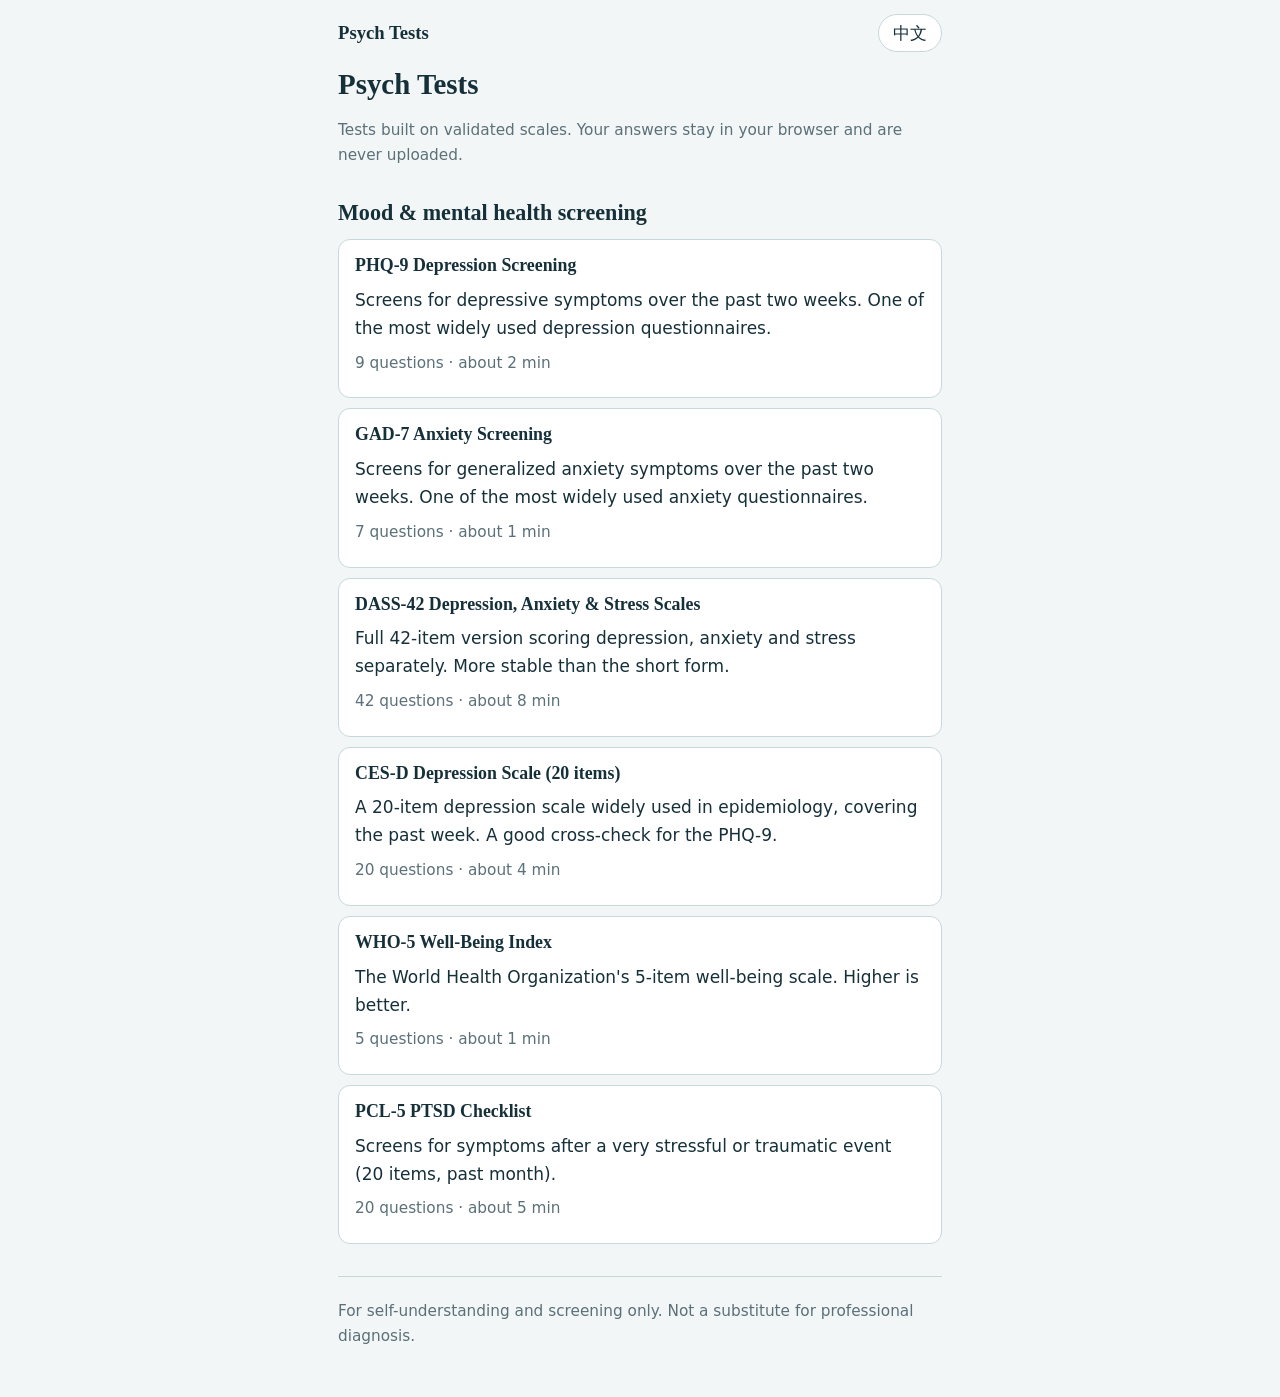
<file: index.html>
<!doctype html>
<html lang="zh-CN">
<head>
<meta charset="utf-8">
<meta name="viewport" content="width=device-width, initial-scale=1">
<title>心理测试 Psych Tests</title>
<link rel="stylesheet" href="style.css">
</head>
<body data-page="index">
<div id="app"></div>
<noscript>请开启 JavaScript / Please enable JavaScript.</noscript>
<script src="i18n.js"></script>
<script src="engine.js"></script>
<script src="manifest.js"></script>
<script src="hotlines.js"></script>
<script src="app.js"></script>
</body>
</html>
</file>
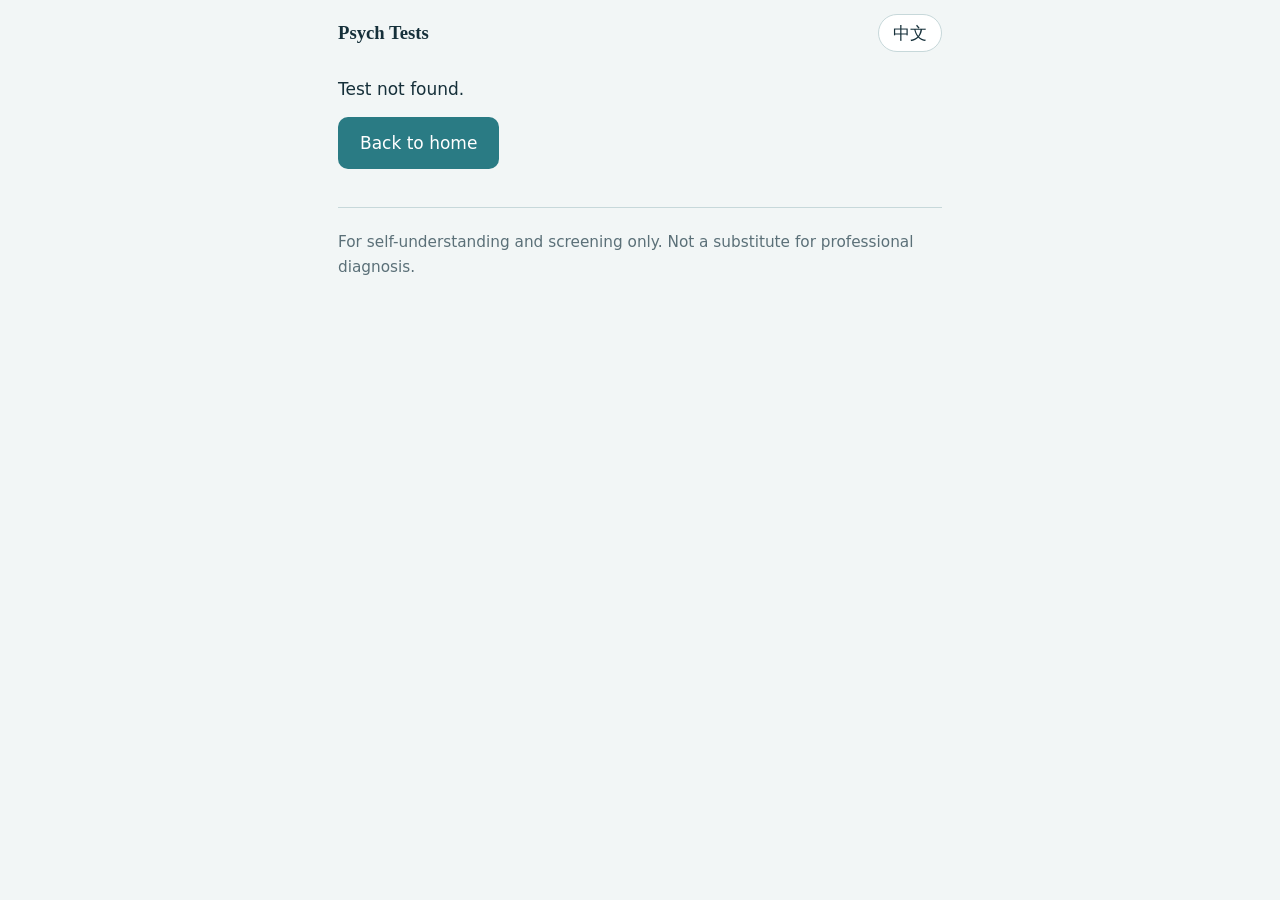
<file: result.html>
<!doctype html>
<html lang="zh-CN">
<head>
<meta charset="utf-8">
<meta name="viewport" content="width=device-width, initial-scale=1">
<title>结果 Result</title>
<link rel="stylesheet" href="style.css">
</head>
<body data-page="result">
<div id="app"></div>
<noscript>请开启 JavaScript / Please enable JavaScript.</noscript>
<script src="i18n.js"></script>
<script src="engine.js"></script>
<script src="manifest.js"></script>
<script src="hotlines.js"></script>
<script src="app.js"></script>
</body>
</html>
</file>
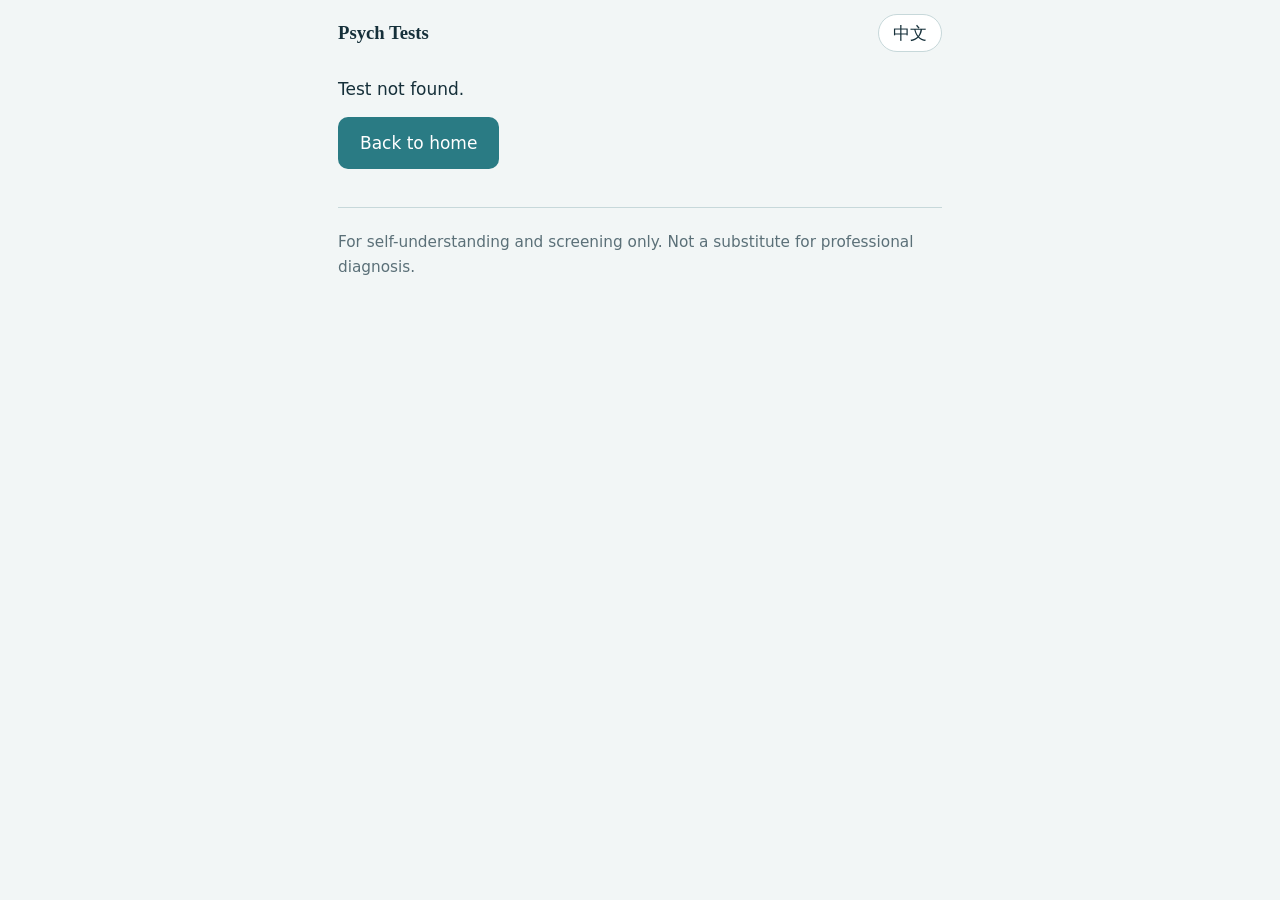
<file: test.html>
<!doctype html>
<html lang="zh-CN">
<head>
<meta charset="utf-8">
<meta name="viewport" content="width=device-width, initial-scale=1">
<title>答题 Test</title>
<link rel="stylesheet" href="style.css">
</head>
<body data-page="test">
<div id="app"></div>
<noscript>请开启 JavaScript / Please enable JavaScript.</noscript>
<script src="i18n.js"></script>
<script src="engine.js"></script>
<script src="manifest.js"></script>
<script src="hotlines.js"></script>
<script src="app.js"></script>
</body>
</html>
</file>
<file: style.css>
:root{--bg:#f2f6f6;--ink:#16303a;--mute:#5b7078;--acc:#2a7b84;--accd:#1d5b62;--soft:#dbe9ea;--line:#c7d8da;--warnbg:#fff3dc;--warn:#7a4b00}
*{box-sizing:border-box}
html{font-size:17px}
body{margin:0;background:var(--bg);color:var(--ink);line-height:1.65;font-family:-apple-system,"PingFang SC","Noto Sans SC","Microsoft YaHei",system-ui,sans-serif}
#app{max-width:640px;margin:0 auto;padding:0 18px calc(40px + env(safe-area-inset-bottom))}
h1,h2,h3{font-family:Georgia,"Songti SC","Noto Serif SC","Source Han Serif SC",serif;line-height:1.3;margin:0 0 .5em}
h1{font-size:1.7rem}h2{font-size:1.3rem}h3{font-size:1.05rem}
p{margin:.5em 0}
a{color:var(--accd)}
.top{display:flex;justify-content:space-between;align-items:center;padding:calc(14px + env(safe-area-inset-top)) 0 14px}
.brand{font-family:Georgia,"Songti SC","Noto Serif SC",serif;font-weight:700;font-size:1.1rem;color:var(--ink);text-decoration:none}
button{font:inherit;color:inherit;cursor:pointer}
.lang{border:1.5px solid var(--line);background:#fff;border-radius:999px;padding:4px 14px}
:focus-visible{outline:3px solid var(--acc);outline-offset:2px}
.mute{color:var(--mute);font-size:.9rem}
.card{display:block;background:#fff;border:1.5px solid var(--line);border-radius:12px;padding:14px 16px;margin:10px 0;color:inherit;text-decoration:none}
.card:hover{border-color:var(--acc)}
.card h3{margin:0 0 .2em}
.btn{display:inline-block;background:var(--acc);color:#fff;border:0;border-radius:10px;padding:12px 22px;text-decoration:none;margin:6px 8px 6px 0}
.btn:hover{background:var(--accd)}
.btn.ghost{background:#fff;color:var(--ink);border:1.5px solid var(--line)}
.prog{height:6px;background:var(--soft);border-radius:3px;margin:8px 0 6px;overflow:hidden}
.prog i{display:block;height:100%;background:var(--acc)}
.q{font-size:1.2rem;margin:18px 0 10px;font-family:Georgia,"Songti SC","Noto Serif SC",serif}
.opt{display:block;width:100%;text-align:left;padding:14px 16px;margin:10px 0;border:1.5px solid var(--line);background:#fff;border-radius:10px}
.opt:hover,.opt.on{border-color:var(--acc);background:var(--soft)}
.score{font-size:2.4rem;font-weight:700;color:var(--accd);margin:.1em 0}
.score small{font-size:1rem;color:var(--mute);font-weight:400}
.bar{position:relative;display:flex;height:12px;border-radius:6px;overflow:hidden;margin:16px 0 22px}
.seg{height:100%}.s0{background:#cfe3e4}.s1{background:#9fc9cc}.s2{background:#6aabb0}.s3{background:#2f8790}.s4{background:#17535a}
.mk{position:absolute;top:-4px;width:4px;height:20px;background:var(--ink);border-radius:2px;transform:translateX(-50%)}
.warn{background:var(--warnbg);border:1.5px solid #e2b765;color:var(--warn);border-radius:12px;padding:14px 16px;margin:14px 0}
.warn h3{margin-bottom:.3em}
details{background:#fff;border:1.5px solid var(--line);border-radius:12px;padding:10px 16px;margin:14px 0}
summary{cursor:pointer;font-weight:600}
li{margin:.5em 0}
ul.hl{padding-left:1.1em}
footer{margin-top:32px;padding-top:14px;border-top:1px solid var(--line)}
.sub{background:#fff;border:1.5px solid var(--line);border-radius:12px;padding:12px 16px;margin:12px 0}
.sub h3{margin:0}.sub .score{font-size:1.6rem}.sub .bar{margin:10px 0 14px}
</file>
